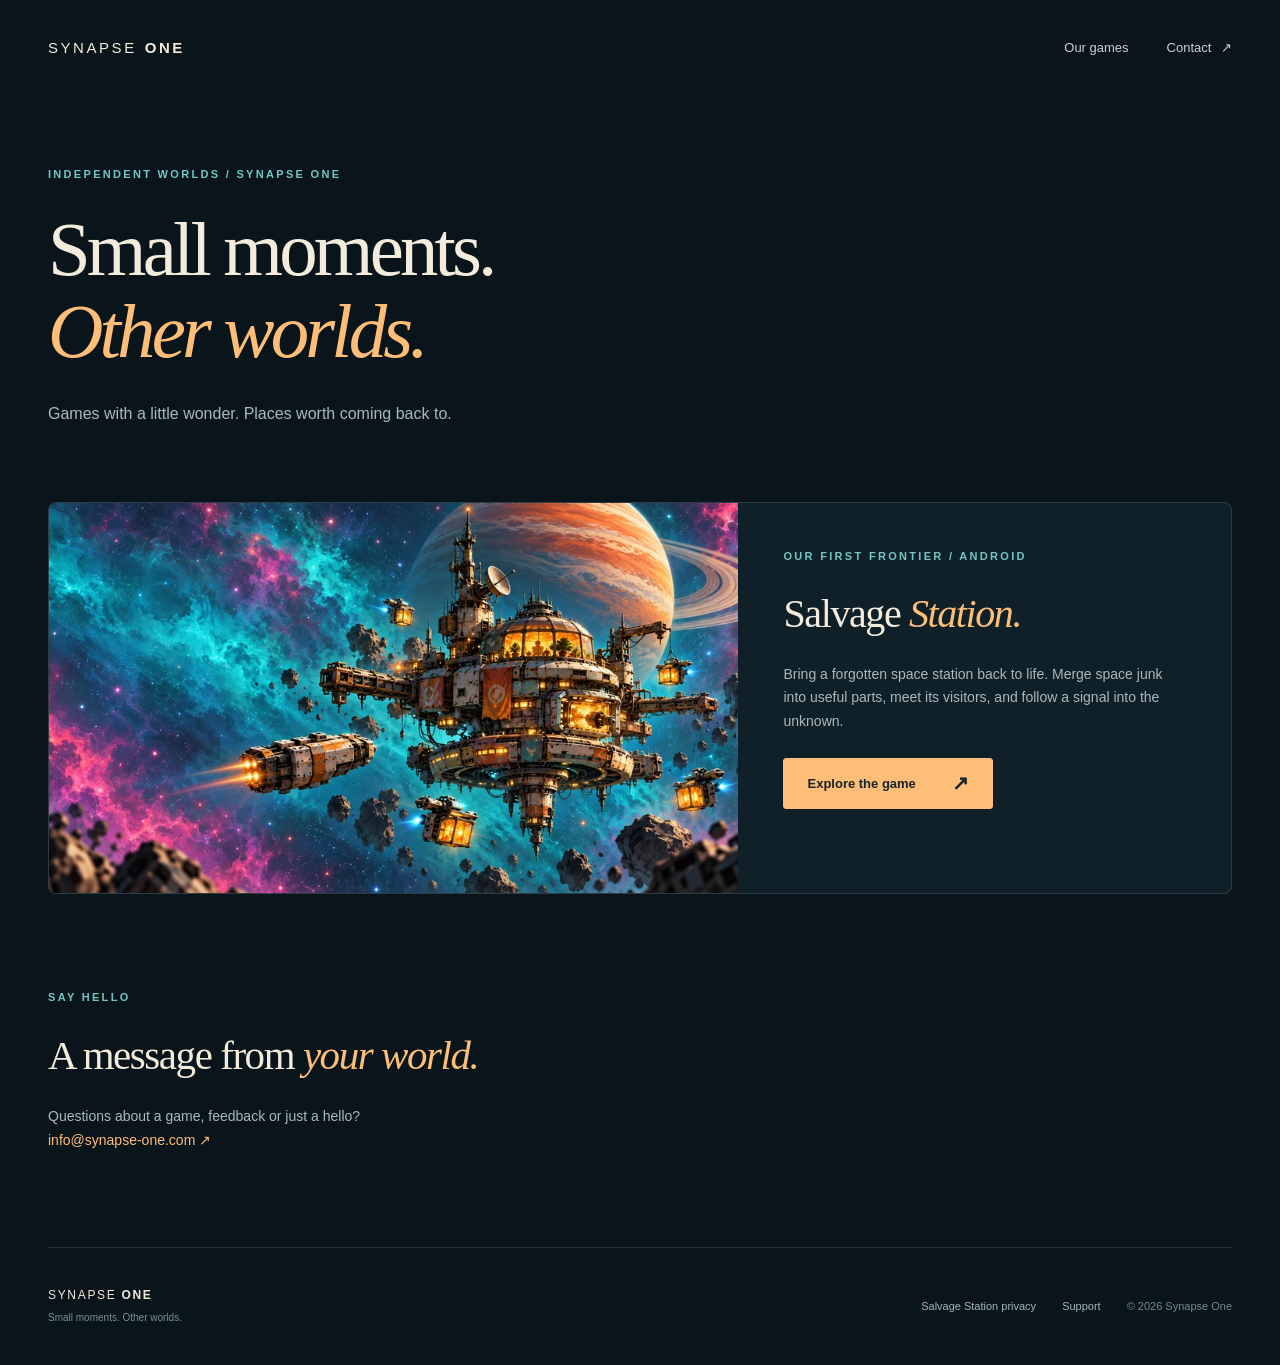
<file: index.html>
<!doctype html>
<html lang="en"><head><meta charset="utf-8"><meta name="viewport" content="width=device-width,initial-scale=1"><meta name="theme-color" content="#09151b"><title>Synapse One — Small moments. Other worlds.</title><meta name="description" content="Games with a little wonder. Discover Salvage Station: Space Merge, a cozy sci-fi puzzle adventure by Synapse One."><meta property="og:title" content="Synapse One — Small moments. Other worlds."><meta property="og:image" content="https://marikarx.github.io/assets/hero.webp"><link rel="canonical" href="https://marikarx.github.io/"><link rel="icon" href="assets/icon.webp" type="image/webp"><link rel="stylesheet" href="style.css"></head>
<body><a class="skip" href="#main">Skip to content</a><header class="nav wrap"><a class="brand" href="./" aria-label="Synapse One home">SYNAPSE <b>ONE</b></a><nav aria-label="Main navigation"><a href="#games">Our games</a><a href="mailto:info@synapse-one.com">Contact <span aria-hidden="true">↗</span></a></nav></header>
<main id="main"><section class="studio-intro wrap"><p class="eyebrow">INDEPENDENT WORLDS / SYNAPSE ONE</p><h1>Small moments.<br><em>Other worlds.</em></h1><p>Games with a little wonder. Places worth coming back to.</p></section>
<section id="games" class="studio-game wrap"><a class="studio-art" href="games/salvage-station/" aria-label="Explore Salvage Station"><img src="assets/hero.webp" alt="Salvage Station glowing among colorful nebulae" width="1024" height="500" fetchpriority="high"></a><div class="studio-game-copy"><p class="eyebrow">OUR FIRST FRONTIER / ANDROID</p><h2>Salvage <em>Station.</em></h2><p>Bring a forgotten space station back to life. Merge space junk into useful parts, meet its visitors, and follow a signal into the unknown.</p><a class="button" href="games/salvage-station/">Explore the game <span aria-hidden="true">↗</span></a></div></section>
<section class="studio-contact wrap"><p class="eyebrow">SAY HELLO</p><h2>A message from <em>your world.</em></h2><p>Questions about a game, feedback or just a hello?<br><a href="mailto:info@synapse-one.com">info@synapse-one.com ↗</a></p></section></main>
<footer class="wrap"><div class="footer-brand">SYNAPSE <b>ONE</b><span>Small moments. Other worlds.</span></div><div class="footer-links"><a href="https://marikarx.github.io/salvage-station-privacy/">Salvage Station privacy</a><a href="mailto:info@synapse-one.com">Support</a><span>© 2026 Synapse One</span></div></footer></body></html>
</file>
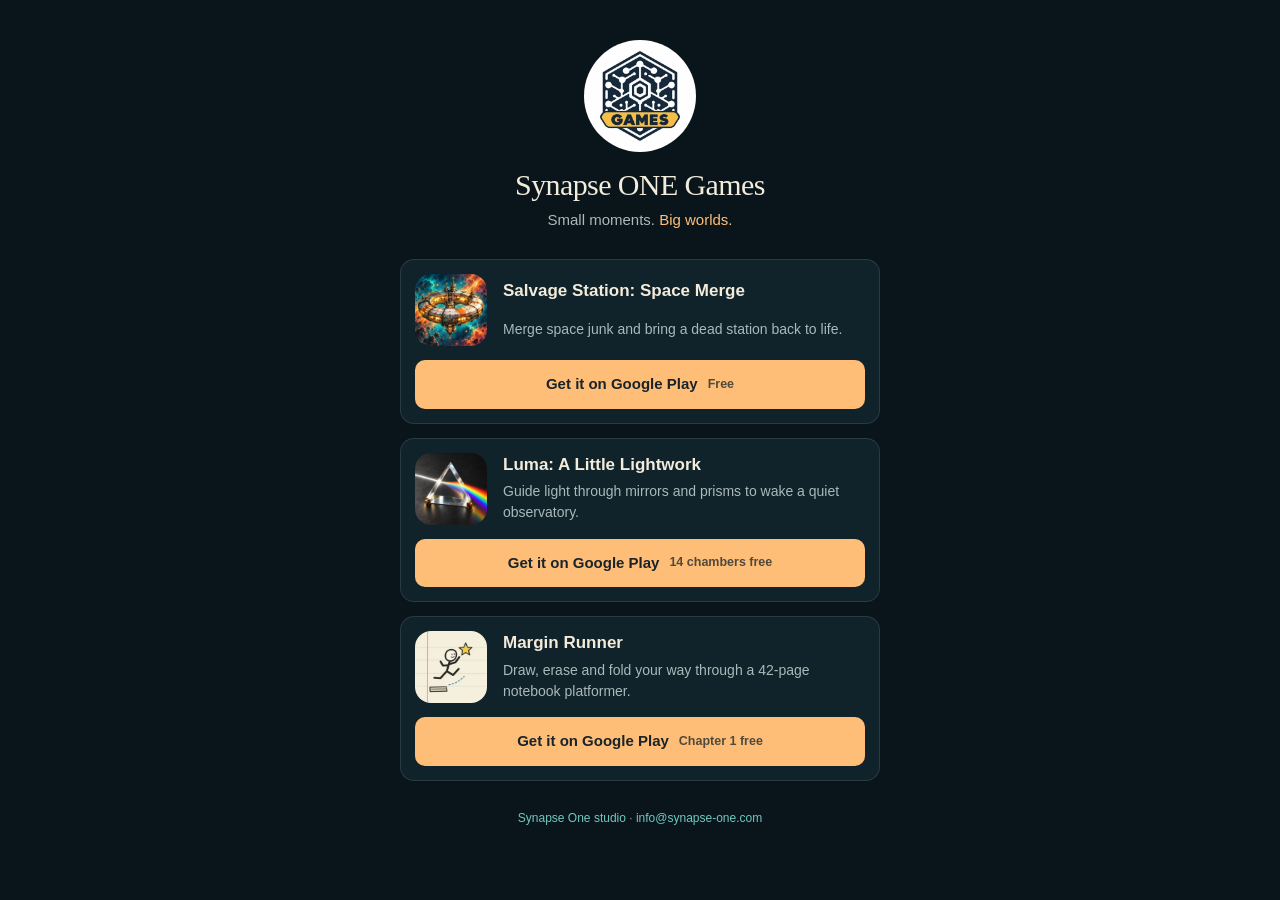
<file: links/index.html>
<!doctype html>
<html lang="en"><head><meta charset="utf-8"><meta name="viewport" content="width=device-width,initial-scale=1"><meta name="theme-color" content="#09151b"><title>Synapse ONE Games</title><meta name="description" content="Independent games from Synapse ONE: Salvage Station, Luma and Margin Runner on Google Play."><meta property="og:title" content="Synapse ONE Games"><meta property="og:description" content="Small moments. Big worlds."><meta property="og:image" content="https://marikarx.github.io/links/assets/logo.webp"><link rel="canonical" href="https://marikarx.github.io/links/"><link rel="icon" href="assets/logo.webp" type="image/webp">
<style>
:root{color-scheme:dark;--bg:#09151b;--card:#10222a;--ink:#f3ebdb;--muted:#aab9b9;--gold:#ffbe77;--teal:#71c8c3;--line:#ffffff1c}
*{box-sizing:border-box}
body{margin:0;background:var(--bg);color:var(--ink);font:16px/1.5 "Segoe UI",Arial,sans-serif;min-height:100vh}
a{color:inherit;text-decoration:none}
a:focus-visible{outline:3px solid var(--teal);outline-offset:4px}
img{display:block}
main{width:min(480px,calc(100% - 32px));margin:auto;padding:40px 0 32px}
header{text-align:center;margin-bottom:28px}
.logo{width:112px;height:112px;margin:0 auto 16px;border-radius:50%;background:#fff;padding:6px}
h1{font:normal 30px/1.15 Georgia,"Times New Roman",serif;letter-spacing:-.02em;margin:0 0 6px}
.tagline{color:var(--muted);margin:0;font-size:15px}
.tagline em{font-style:normal;color:var(--gold)}
.games{display:grid;gap:14px;list-style:none;margin:0;padding:0}
.game{display:grid;grid-template-columns:72px 1fr;gap:4px 16px;align-items:center;background:var(--card);border:1px solid var(--line);border-radius:14px;padding:14px}
.game img{width:72px;height:72px;border-radius:16px;grid-row:span 2}
.game h2{font-size:17px;line-height:1.25;margin:0}
.game p{color:var(--muted);font-size:14px;margin:0}
.play{grid-column:1/-1;margin-top:10px;display:flex;align-items:center;justify-content:center;gap:10px;background:var(--gold);color:#18232a;font-weight:700;font-size:15px;border-radius:10px;padding:13px 16px;transition:background .2s}
.play:hover{background:#ffd5a8}
.play small{font-weight:600;opacity:.75}
footer{margin-top:28px;text-align:center;font-size:12px;color:#7d999d}
footer a{color:var(--teal)}
</style></head>
<body><main>
<header><img class="logo" src="assets/logo.webp" alt="Synapse ONE Games logo" width="112" height="112"><h1>Synapse ONE Games</h1><p class="tagline">Small moments. <em>Big worlds.</em></p></header>
<ul class="games">
<li class="game"><img src="assets/salvage-station.webp" alt="" width="72" height="72"><h2>Salvage Station: Space Merge</h2><p>Merge space junk and bring a dead station back to life.</p><a class="play" data-pkg="com.synapseone.spacemerge" data-game="salvage_station" href="https://play.google.com/store/apps/details?id=com.synapseone.spacemerge&amp;referrer=utm_source%3Dweb%26utm_medium%3Dlinks%26utm_campaign%3Dsalvage_station">Get it on Google Play <small>Free</small></a></li>
<li class="game"><img src="assets/luma.webp" alt="" width="72" height="72"><h2>Luma: A Little Lightwork</h2><p>Guide light through mirrors and prisms to wake a quiet observatory.</p><a class="play" data-pkg="com.synapseone.luma" data-game="luma" href="https://play.google.com/store/apps/details?id=com.synapseone.luma&amp;referrer=utm_source%3Dweb%26utm_medium%3Dlinks%26utm_campaign%3Dluma">Get it on Google Play <small>14 chambers free</small></a></li>
<li class="game"><img src="assets/margin-runner.webp" alt="" width="72" height="72"><h2>Margin Runner</h2><p>Draw, erase and fold your way through a 42-page notebook platformer.</p><a class="play" data-pkg="com.synapseone.marginrunner" data-game="margin_runner" href="https://play.google.com/store/apps/details?id=com.synapseone.marginrunner&amp;referrer=utm_source%3Dweb%26utm_medium%3Dlinks%26utm_campaign%3Dmargin_runner">Get it on Google Play <small>Chapter 1 free</small></a></li>
</ul>
<footer><p><a href="../">Synapse One studio</a> · <a href="mailto:info@synapse-one.com">info@synapse-one.com</a></p></footer>
</main>
<script>
// ?src=tiktok (or youtube, instagram...) becomes utm_source on every Play link.
(function(){
  var src = (new URLSearchParams(location.search).get('src') || 'web').toLowerCase().replace(/[^a-z0-9_-]/g, '').slice(0, 32) || 'web';
  document.querySelectorAll('a.play').forEach(function(a){
    var ref = 'utm_source=' + src + '&utm_medium=links&utm_campaign=' + a.dataset.game;
    a.href = 'https://play.google.com/store/apps/details?id=' + a.dataset.pkg + '&referrer=' + encodeURIComponent(ref);
  });
})();
</script>
</body></html>
</file>
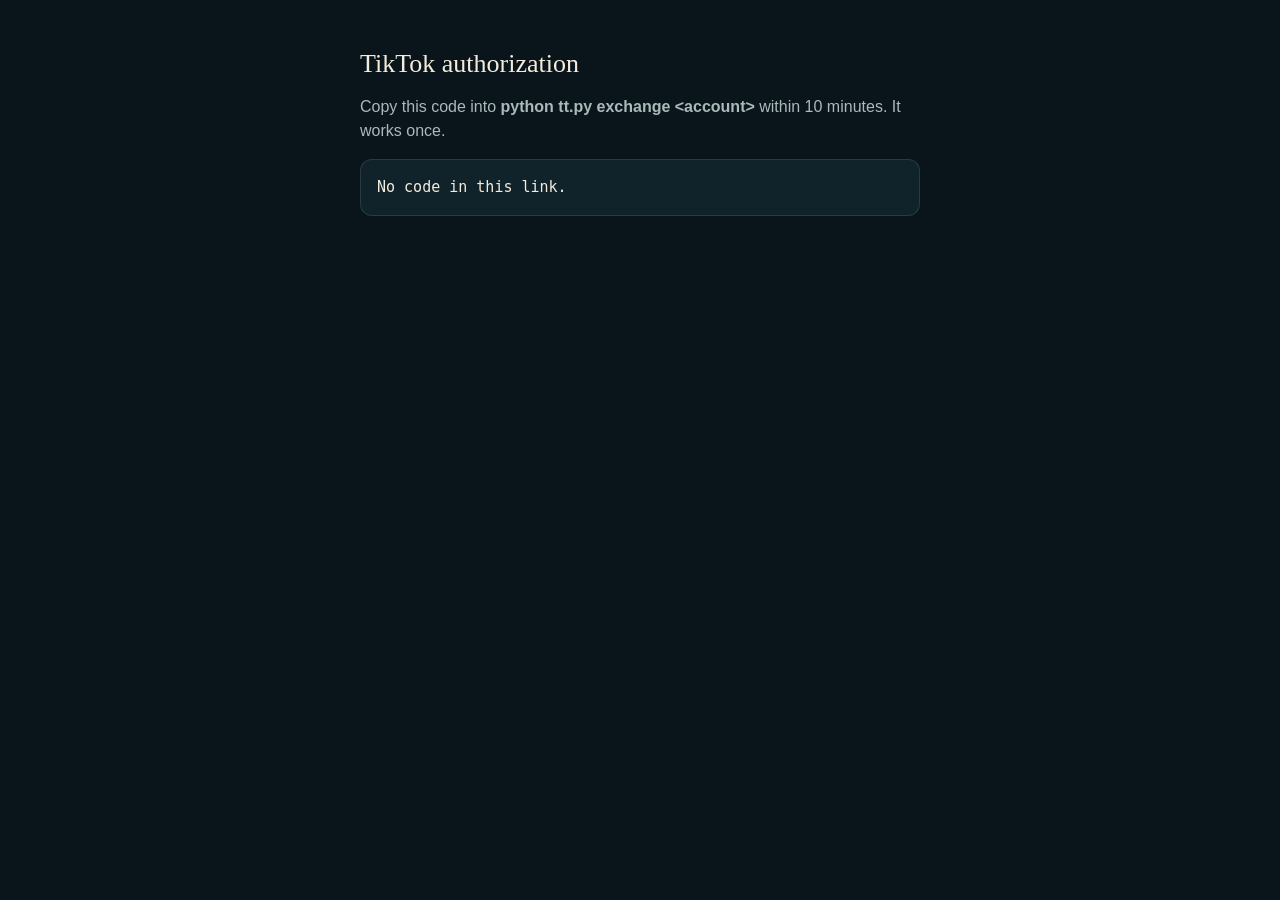
<file: auth/tiktok/index.html>
<!doctype html>
<html lang="en"><head><meta charset="utf-8"><meta name="viewport" content="width=device-width,initial-scale=1"><meta name="robots" content="noindex"><title>Synapse ONE Games: TikTok authorization</title>
<style>
:root{color-scheme:dark;--bg:#09151b;--card:#10222a;--ink:#f3ebdb;--muted:#aab9b9;--gold:#ffbe77}
body{margin:0;background:var(--bg);color:var(--ink);font:16px/1.5 "Segoe UI",Arial,sans-serif}
main{width:min(560px,calc(100% - 32px));margin:48px auto}
h1{font:normal 26px/1.2 Georgia,serif;margin:0 0 12px}
p{color:var(--muted)}
.box{background:var(--card);border:1px solid #ffffff1c;border-radius:12px;padding:16px;margin:16px 0}
code{display:block;word-break:break-all;font-size:15px;color:var(--ink)}
button{margin-top:12px;background:var(--gold);color:#18232a;border:0;border-radius:8px;padding:10px 16px;font-weight:700;cursor:pointer}
</style></head>
<body><main>
<h1>TikTok authorization</h1>
<p id="lead">Copy this code into <b>python tt.py exchange &lt;account&gt;</b> within 10 minutes. It works once.</p>
<div class="box"><code id="code">No code in this link.</code><button id="copy" hidden>Copy code</button></div>
<p id="extra"></p>
</main>
<script>
var q = new URLSearchParams(location.search), c = q.get('auth_code') || q.get('code'), e = q.get('error');
if (c) { document.getElementById('code').textContent = c; var b = document.getElementById('copy'); b.hidden = false;
  b.onclick = function(){ navigator.clipboard.writeText(c).then(function(){ b.textContent = 'Copied'; }); }; }
if (e) document.getElementById('extra').textContent = 'TikTok returned: ' + e + ' ' + (q.get('error_description') || '');
</script>
</body></html>
</file>
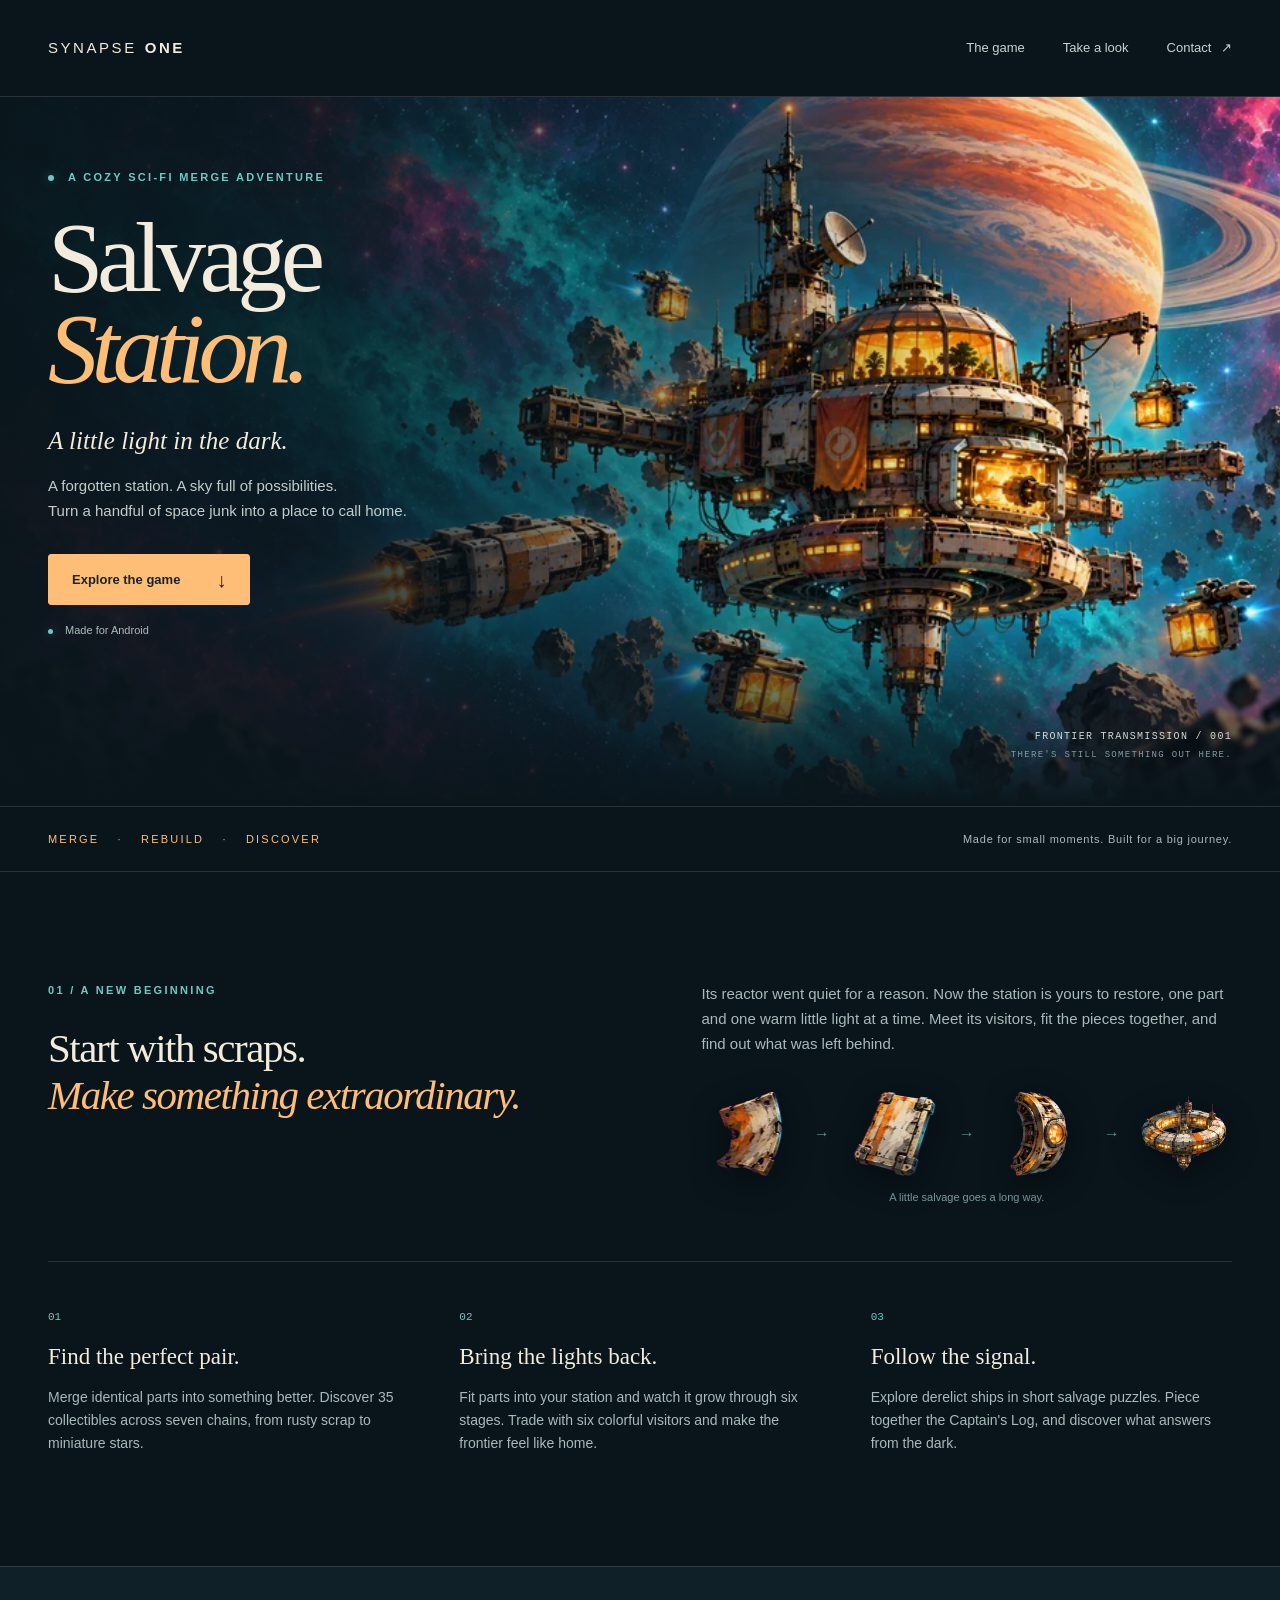
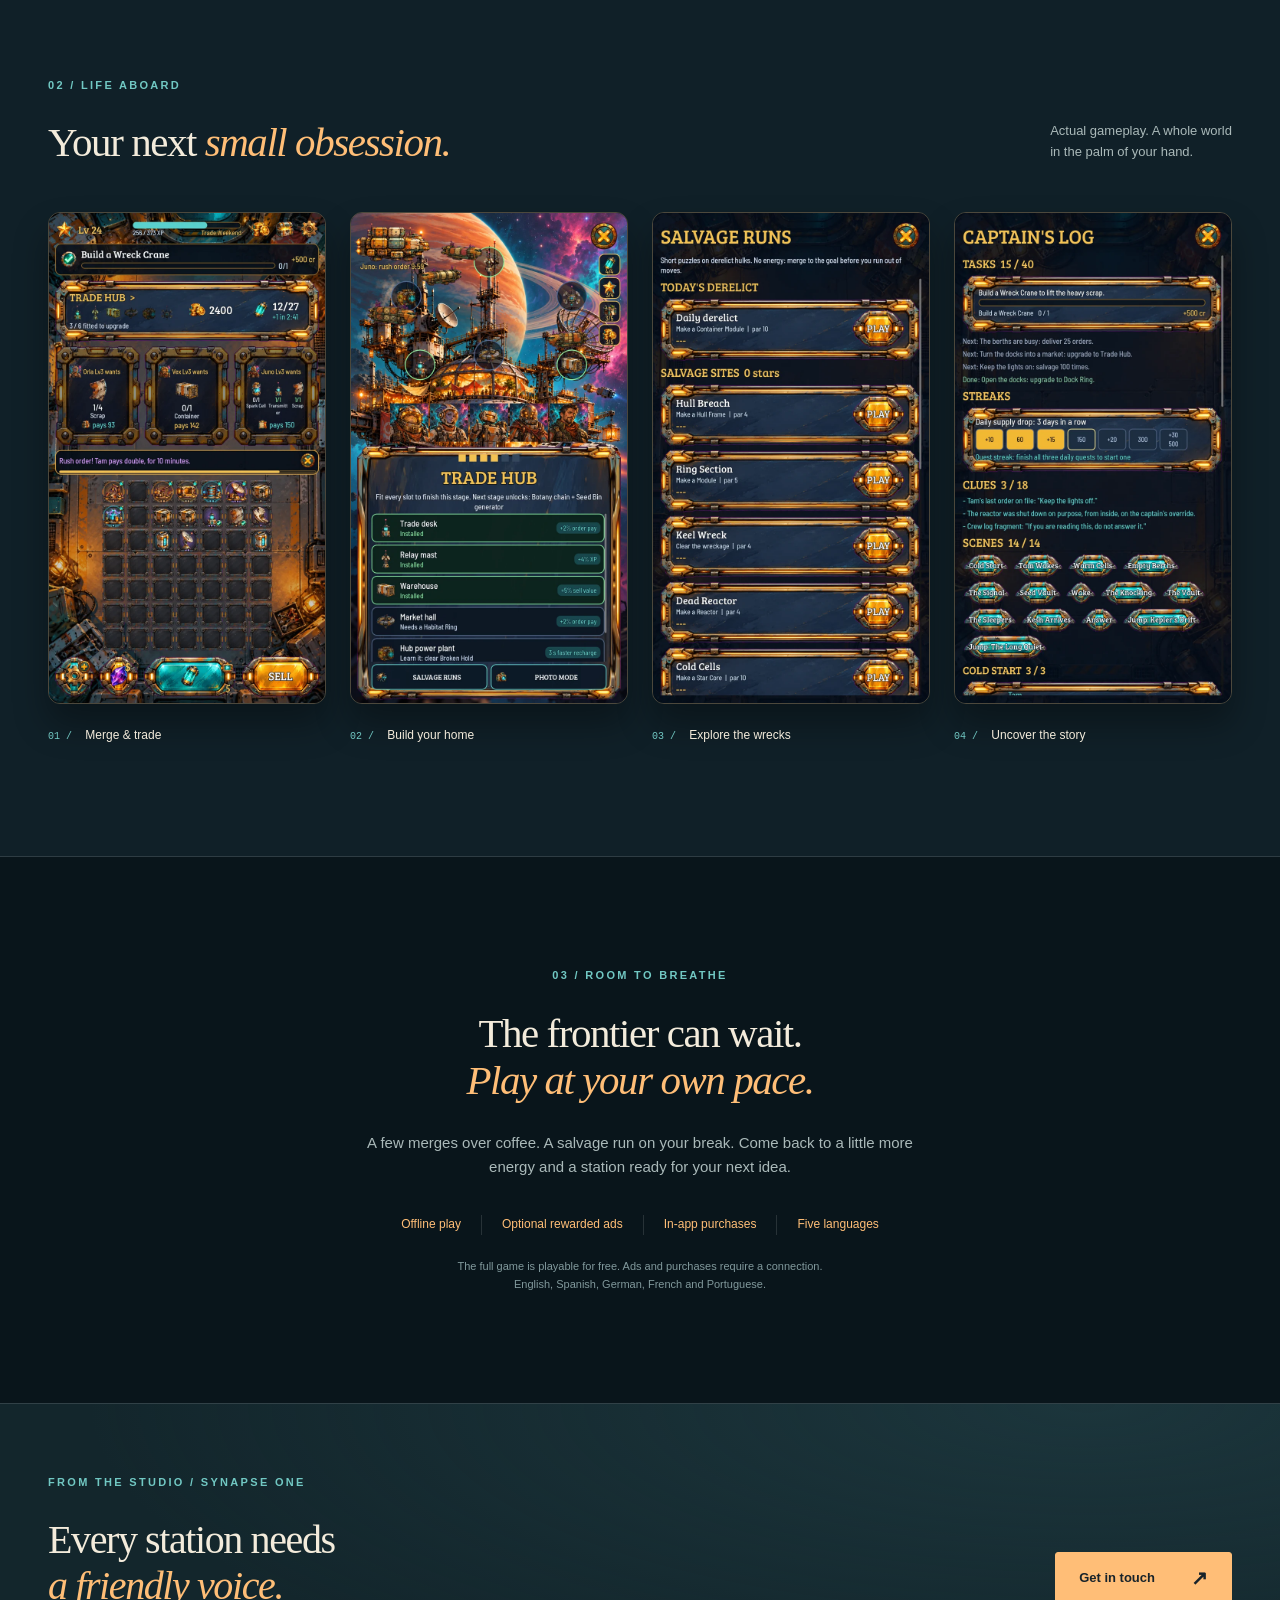
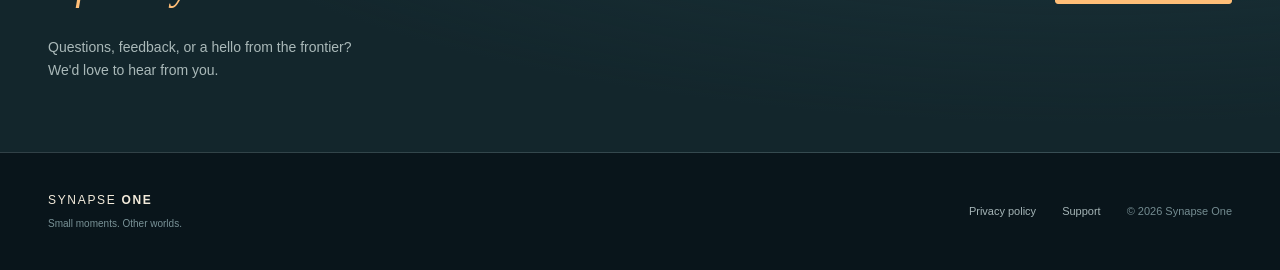
<file: games/salvage-station/index.html>
<!doctype html>
<html lang="en">
<head>
<meta charset="utf-8"><meta name="viewport" content="width=device-width,initial-scale=1"><meta name="theme-color" content="#09151b">
<title>Salvage Station — A little light in the dark.</title>
<meta name="description" content="Bring a dead space station back to life. Merge, trade and uncover a mystery in Salvage Station: Space Merge, a cozy sci-fi puzzle game by Synapse One.">
<meta property="og:title" content="Salvage Station — A little light in the dark."><meta property="og:description" content="Merge space junk. Rebuild a home. Follow the signal. A mobile puzzle adventure by Synapse One."><meta property="og:image" content="https://marikarx.github.io/assets/hero.webp"><meta property="og:url" content="https://marikarx.github.io/games/salvage-station/">
<link rel="canonical" href="https://marikarx.github.io/games/salvage-station/"><link rel="icon" href="../../assets/icon.webp" type="image/webp"><link rel="stylesheet" href="../../style.css">
</head>
<body>
<a class="skip" href="#main">Skip to content</a>
<header class="nav wrap"><a class="brand" href="../../" aria-label="Synapse One home">SYNAPSE <b>ONE</b></a><nav aria-label="Main navigation"><a href="#experience">The game</a><a href="#screens">Take a look</a><a href="#support">Contact <span aria-hidden="true">↗</span></a></nav></header>
<main id="main">
<section class="hero" aria-labelledby="title"><img class="hero-art" src="../../assets/hero.webp" alt="A glowing frontier space station drifting through turquoise and rose-colored nebulae" fetchpriority="high" width="1024" height="500"><div class="hero-shade"></div><div class="hero-copy wrap"><p class="eyebrow"><span class="dot"></span> A COZY SCI-FI MERGE ADVENTURE</p><h1 id="title">Salvage<br><em>Station.</em></h1><p class="hero-line">A little light in the dark.</p><p class="intro">A forgotten station. A sky full of possibilities.<br>Turn a handful of space junk into a place to call home.</p><a class="button" href="#experience">Explore the game <span aria-hidden="true">↓</span></a><p class="availability"><span class="dot"></span> Made for Android</p></div><div class="coordinates" aria-hidden="true">FRONTIER TRANSMISSION / 001<br><span>THERE'S STILL SOMETHING OUT HERE.</span></div></section>
<div class="fact-strip"><div class="wrap facts"><span>MERGE <i>·</i> REBUILD <i>·</i> DISCOVER</span><span>Made for small moments. Built for a big journey.</span></div></div>
<section id="experience" class="experience wrap section"><div class="section-head"><p class="eyebrow">01 / A NEW BEGINNING</p><h2>Start with scraps.<br><em>Make something extraordinary.</em></h2></div><div class="experience-body"><p>Its reactor went quiet for a reason. Now the station is yours to restore, one part and one warm little light at a time. Meet its visitors, fit the pieces together, and find out what was left behind.</p><div class="merge-chain" aria-label="Merge scrap into plating, a hull frame and a habitat ring"><img src="../../assets/scrap.webp" alt="Scrap" width="96" height="96" loading="lazy"><span aria-hidden="true">→</span><img src="../../assets/plating.webp" alt="Plating" width="96" height="96" loading="lazy"><span aria-hidden="true">→</span><img src="../../assets/hull-frame.webp" alt="Hull frame" width="96" height="96" loading="lazy"><span aria-hidden="true">→</span><img src="../../assets/habitat.webp" alt="Habitat ring" width="96" height="96" loading="lazy"></div><p class="caption">A little salvage goes a long way.</p></div><div class="features"><article><span class="feature-number">01</span><h3>Find the perfect pair.</h3><p>Merge identical parts into something better. Discover 35 collectibles across seven chains, from rusty scrap to miniature stars.</p></article><article><span class="feature-number">02</span><h3>Bring the lights back.</h3><p>Fit parts into your station and watch it grow through six stages. Trade with six colorful visitors and make the frontier feel like home.</p></article><article><span class="feature-number">03</span><h3>Follow the signal.</h3><p>Explore derelict ships in short salvage puzzles. Piece together the Captain's Log, and discover what answers from the dark.</p></article></div></section>
<section id="screens" class="screens section"><div class="wrap"><div class="gallery-head"><div><p class="eyebrow">02 / LIFE ABOARD</p><h2>Your next <em>small obsession.</em></h2></div><p>Actual gameplay. A whole world<br>in the palm of your hand.</p></div><div class="gallery"><figure><a href="../../assets/board.webp" aria-label="Open merge board screenshot"><img src="../../assets/board.webp" alt="Merge board with collectible parts and orders from alien traders" width="720" height="1280" loading="lazy"></a><figcaption><span>01 /</span> Merge & trade</figcaption></figure><figure><a href="../../assets/station.webp" aria-label="Open station screenshot"><img src="../../assets/station.webp" alt="Station building screen with parts to fit into the growing station" width="720" height="1280" loading="lazy"></a><figcaption><span>02 /</span> Build your home</figcaption></figure><figure><a href="../../assets/runs.webp" aria-label="Open salvage runs screenshot"><img src="../../assets/runs.webp" alt="Salvage runs with derelict ships and puzzle rewards" width="720" height="1280" loading="lazy"></a><figcaption><span>03 /</span> Explore the wrecks</figcaption></figure><figure><a href="../../assets/log.webp" aria-label="Open Captain's Log screenshot"><img src="../../assets/log.webp" alt="Captain's Log showing the unfolding station mystery" width="720" height="1280" loading="lazy"></a><figcaption><span>04 /</span> Uncover the story</figcaption></figure></div></div></section>
<section class="your-pace wrap section"><p class="eyebrow">03 / ROOM TO BREATHE</p><h2>The frontier can wait.<br><em>Play at your own pace.</em></h2><p>A few merges over coffee. A salvage run on your break. Come back to a little more energy and a station ready for your next idea.</p><div class="pace-details"><span>Offline play</span><span>Optional rewarded ads</span><span>In-app purchases</span><span>Five languages</span></div><p class="fine-print">The full game is playable for free. Ads and purchases require a connection.<br>English, Spanish, German, French and Portuguese.</p></section>
<section id="support" class="contact"><div class="wrap contact-inner"><div><p class="eyebrow">FROM THE STUDIO / SYNAPSE ONE</p><h2>Every station needs<br><em>a friendly voice.</em></h2><p>Questions, feedback, or a hello from the frontier?<br>We'd love to hear from you.</p></div><a class="button" href="mailto:info@synapse-one.com">Get in touch <span aria-hidden="true">↗</span></a></div></section>
</main>
<footer class="wrap"><div class="footer-brand">SYNAPSE <b>ONE</b><span>Small moments. Other worlds.</span></div><div class="footer-links"><a href="https://marikarx.github.io/salvage-station-privacy/">Privacy policy</a><a href="mailto:info@synapse-one.com">Support</a><span>© 2026 Synapse One</span></div></footer>
</body></html>
</file>
<file: style.css>
:root{color-scheme:dark;--bg:#09151b;--ink:#f3ebdb;--muted:#aab9b9;--gold:#ffbe77;--teal:#71c8c3;--line:#ffffff20}*{box-sizing:border-box}html{scroll-behavior:smooth;scroll-padding-top:30px}body{margin:0;background:var(--bg);color:var(--ink);font:16px/1.65 "Segoe UI",Arial,sans-serif}a{color:inherit;text-decoration:none}a:focus-visible{outline:3px solid var(--teal);outline-offset:6px}img{max-width:100%;display:block}.wrap{width:min(1240px,calc(100% - 96px));margin:auto}.skip{position:fixed;top:-80px;z-index:5;background:var(--gold);color:var(--bg);padding:12px}.skip:focus{top:0}.nav{height:96px;display:flex;align-items:center;justify-content:space-between}.brand{display:flex;align-items:center;gap:8px;letter-spacing:.17em;font-size:15px}.brand-mark{font-size:37px;color:var(--gold);margin-right:10px;line-height:1}.brand b{font-weight:700}nav{display:flex;gap:38px;font-size:13px}nav a{color:#c8d3d1}nav a:hover,footer a:hover{color:var(--gold)}nav span{margin-left:6px}.hero{position:relative;isolation:isolate;min-height:710px;overflow:hidden;border-top:1px solid var(--line)}.hero-art{position:absolute;inset:0;width:100%;height:100%;object-fit:cover;object-position:65% center;z-index:-3}.hero-shade{position:absolute;inset:0;z-index:-2;background:linear-gradient(90deg,#09151bfa 0%,#09151bdc 26%,#09151b72 48%,#09151b06 78%),linear-gradient(0deg,#09151b 0%,transparent 28%)}.hero-copy{padding-top:72px;padding-bottom:75px}.eyebrow{font:11px/1.6 "Segoe UI",Arial,sans-serif;font-weight:600;letter-spacing:.21em;color:var(--teal);margin:0 0 25px}.dot{display:inline-block;background:var(--teal);width:6px;height:6px;border-radius:50%;margin-right:9px;vertical-align:middle;box-shadow:0 0 12px #71c8c377}h1,h2,h3,p{margin-top:0}h1{font:normal clamp(76px,7.8vw,116px)/.92 Georgia,"Times New Roman",serif;letter-spacing:-.065em;margin:0 0 28px}em{font-weight:normal;color:var(--gold)}.hero-line{font:italic 25px/1.4 Georgia,serif;margin-bottom:16px}.intro{color:#c3cdcb;font-size:15px;max-width:470px;margin-bottom:30px}.button{background:var(--gold);color:#18232a;display:inline-flex;align-items:center;gap:36px;padding:14px 23px;border:1px solid var(--gold);font-size:13px;font-weight:700;border-radius:3px;transition:background .2s,transform .2s}.button:hover{background:#ffd5a8;transform:translateY(-2px)}.button span{font-size:20px;line-height:1}.availability{margin:16px 0 0;font-size:11px;color:#acbdbb}.availability .dot{width:5px;height:5px}.coordinates{position:absolute;right:48px;bottom:42px;font:10px/1.8 monospace;letter-spacing:.13em;text-align:right;color:#d1d9d6}.coordinates span{color:#839ca2;font-size:9px}.fact-strip{border-bottom:1px solid var(--line);border-top:1px solid var(--line)}.facts{display:flex;justify-content:space-between;gap:20px;padding-block:23px;font-size:11px;letter-spacing:.07em;color:var(--muted)}.facts span:first-child{color:var(--gold);letter-spacing:.2em}.facts i{padding:0 13px;color:var(--muted);font-style:normal}.section{padding-block:110px}h2{font:normal clamp(34px,3.2vw,48px)/1.16 Georgia,serif;letter-spacing:-.035em;margin-bottom:26px}.experience{display:grid;grid-template-columns:1.1fr 1fr;gap:40px 70px}.experience-body>p{color:var(--muted);font-size:15px}.merge-chain{display:flex;align-items:center;justify-content:space-between;gap:8px;margin:30px 0 6px}.merge-chain img{width:18%;height:auto;filter:drop-shadow(0 8px 16px #0007)}.merge-chain span{color:#658c92}.experience-body .caption{font-size:11px;color:#7d999d;text-align:center;margin-bottom:0}.features{grid-column:1/-1;display:grid;grid-template-columns:repeat(3,1fr);gap:50px;border-top:1px solid var(--line);padding-top:40px;margin-top:15px}.feature-number{font:11px monospace;color:var(--teal)}h3{font:normal 23px/1.3 Georgia,serif;margin:14px 0}.features p{font-size:14px;color:var(--muted);margin:0}.screens{background:#102028;border-block:1px solid var(--line)}.gallery-head{display:flex;align-items:end;justify-content:space-between;gap:35px;margin-bottom:45px}.gallery-head h2{margin-bottom:0}.gallery-head>p{color:var(--muted);font-size:13px;margin-bottom:4px}.gallery{display:grid;grid-template-columns:repeat(4,1fr);gap:24px}figure{margin:0}figure a{display:block;border:1px solid #ffbe7740;overflow:hidden;border-radius:12px;box-shadow:0 20px 35px #0005;transition:transform .25s}figure a:hover{transform:translateY(-7px)}figure img{width:100%;height:auto;aspect-ratio:9/16}figcaption{font-size:12px;margin-top:22px}figcaption span{font:10px monospace;color:var(--teal);margin-right:10px}.your-pace{text-align:center;max-width:850px}.your-pace>p:not(.eyebrow){color:var(--muted);font-size:15px;max-width:590px;margin:0 auto 28px}.pace-details{display:flex;flex-wrap:wrap;justify-content:center;gap:0;margin:35px 0 22px}.pace-details span{font-size:12px;padding:0 20px;border-right:1px solid var(--line);color:var(--gold)}.pace-details span:last-child{border:0}.your-pace .fine-print{font-size:11px!important;color:#81999c!important;margin-bottom:0!important}.contact{background:radial-gradient(ellipse at 85% 0%,#24444b80,transparent 65%),#13262c;border-block:1px solid var(--line);padding:70px 0}.contact-inner{display:flex;align-items:center;justify-content:space-between;gap:40px}.contact p:not(.eyebrow){color:var(--muted);font-size:14px;margin-bottom:0}.contact h2{font-size:40px}.contact .button{flex-shrink:0}footer{display:flex;justify-content:space-between;align-items:center;gap:30px;padding-block:38px}.footer-brand{font-size:12px;letter-spacing:.14em}.footer-brand span{display:block;color:#799297;font-size:10px;letter-spacing:0;margin-top:5px}.footer-links{display:flex;gap:26px;font-size:11px;color:#a5b5b7}.footer-links>span{color:#748c91}@media(min-width:1800px){.hero-art{object-position:center 45%}.hero{min-height:780px}}@media(max-width:900px){.wrap{width:calc(100% - 56px)}.hero-shade{background:linear-gradient(90deg,#09151bf2,#09151b9c 48%,#09151b22),linear-gradient(0deg,#09151b,transparent 40%)}.hero{min-height:650px}.hero-copy{padding-top:65px}.coordinates{display:none}.experience{gap:35px}.features{gap:28px}.gallery{gap:16px}.gallery-head>p{max-width:190px}.facts span:last-child{max-width:230px;text-align:right}.section{padding-block:80px}.footer-links{gap:15px}}@media(max-width:600px){.wrap{width:calc(100% - 40px)}.nav{height:78px}.brand{font-size:11px;gap:5px;letter-spacing:.13em}.brand-mark{font-size:28px;margin-right:4px}nav{gap:18px;font-size:11px}nav a:first-child{display:none}.hero{min-height:720px}.hero-art{object-position:70% center}.hero-shade{background:linear-gradient(0deg,#09151b 0%,#09151be0 37%,#09151b16 83%),linear-gradient(90deg,#09151b7a,transparent)}.hero-copy{padding-top:225px;padding-bottom:40px}.hero-copy .eyebrow{font-size:9px;margin-bottom:18px}h1{font-size:74px}.hero-line{font-size:22px}.intro{font-size:13px}.facts{flex-direction:column;padding-block:20px;gap:8px}.facts span:last-child{text-align:left;max-width:none;font-size:10px}.section{padding-block:64px}.experience{display:block}.experience-body{margin-top:32px}.merge-chain{max-width:370px;margin-inline:auto}.features{grid-template-columns:1fr;gap:30px;margin-top:35px;padding-top:30px}.features article{padding-left:35px;position:relative}.feature-number{position:absolute;left:0;top:3px}h3{margin-top:0}.gallery-head{display:block;margin-bottom:30px}.gallery-head>p{margin-top:18px;max-width:none}.gallery-head>p br{display:none}.gallery{grid-template-columns:repeat(2,1fr);gap:30px 16px}figcaption{font-size:10px;margin-top:15px}figcaption span{font-size:9px;margin-right:5px}.pace-details{display:grid;grid-template-columns:1fr 1fr;gap:14px}.pace-details span{padding:0;border:0}.contact{padding-block:55px}.contact-inner{display:block}.contact h2{font-size:34px}.contact .button{margin-top:28px}footer{align-items:start;flex-direction:column;padding-block:30px}.footer-links{flex-wrap:wrap;gap:18px}.fine-print br{display:none}}@media(prefers-reduced-motion:reduce){html{scroll-behavior:auto}*{transition:none!important}}
.studio-intro{padding-block:70px 75px}.studio-intro h1{font-size:clamp(52px,6vw,88px);line-height:1.07;letter-spacing:-.05em}.studio-intro>p:last-child{color:var(--muted);margin:28px 0 0}.studio-game{display:grid;grid-template-columns:1.4fr 1fr;border:1px solid var(--line);background:#102028;border-radius:8px;overflow:hidden}.studio-art{display:block;min-height:390px;overflow:hidden}.studio-art img{width:100%;height:100%;object-fit:cover;object-position:70% center;transition:transform .4s}.studio-art:hover img{transform:scale(1.03)}.studio-game-copy{padding:45px}.studio-game-copy h2{font-size:40px}.studio-game-copy>p:not(.eyebrow):not(.availability){font-size:14px;color:var(--muted);margin-bottom:25px}.studio-contact{padding-block:95px;border-bottom:1px solid var(--line)}.studio-contact p:last-child{font-size:14px;color:var(--muted);margin:0}.studio-contact a{color:var(--gold)}@media(max-width:900px){.studio-game-copy{padding:30px}.studio-game-copy h2{font-size:32px}}@media(max-width:600px){.studio-intro{padding-block:45px 50px}.studio-intro h1{font-size:48px}.studio-intro>p:last-child{font-size:14px;max-width:260px}.studio-game{grid-template-columns:1fr}.studio-art{min-height:0;aspect-ratio:1.55}.studio-game-copy{padding:28px}.studio-contact{padding-block:60px}}
</file>
